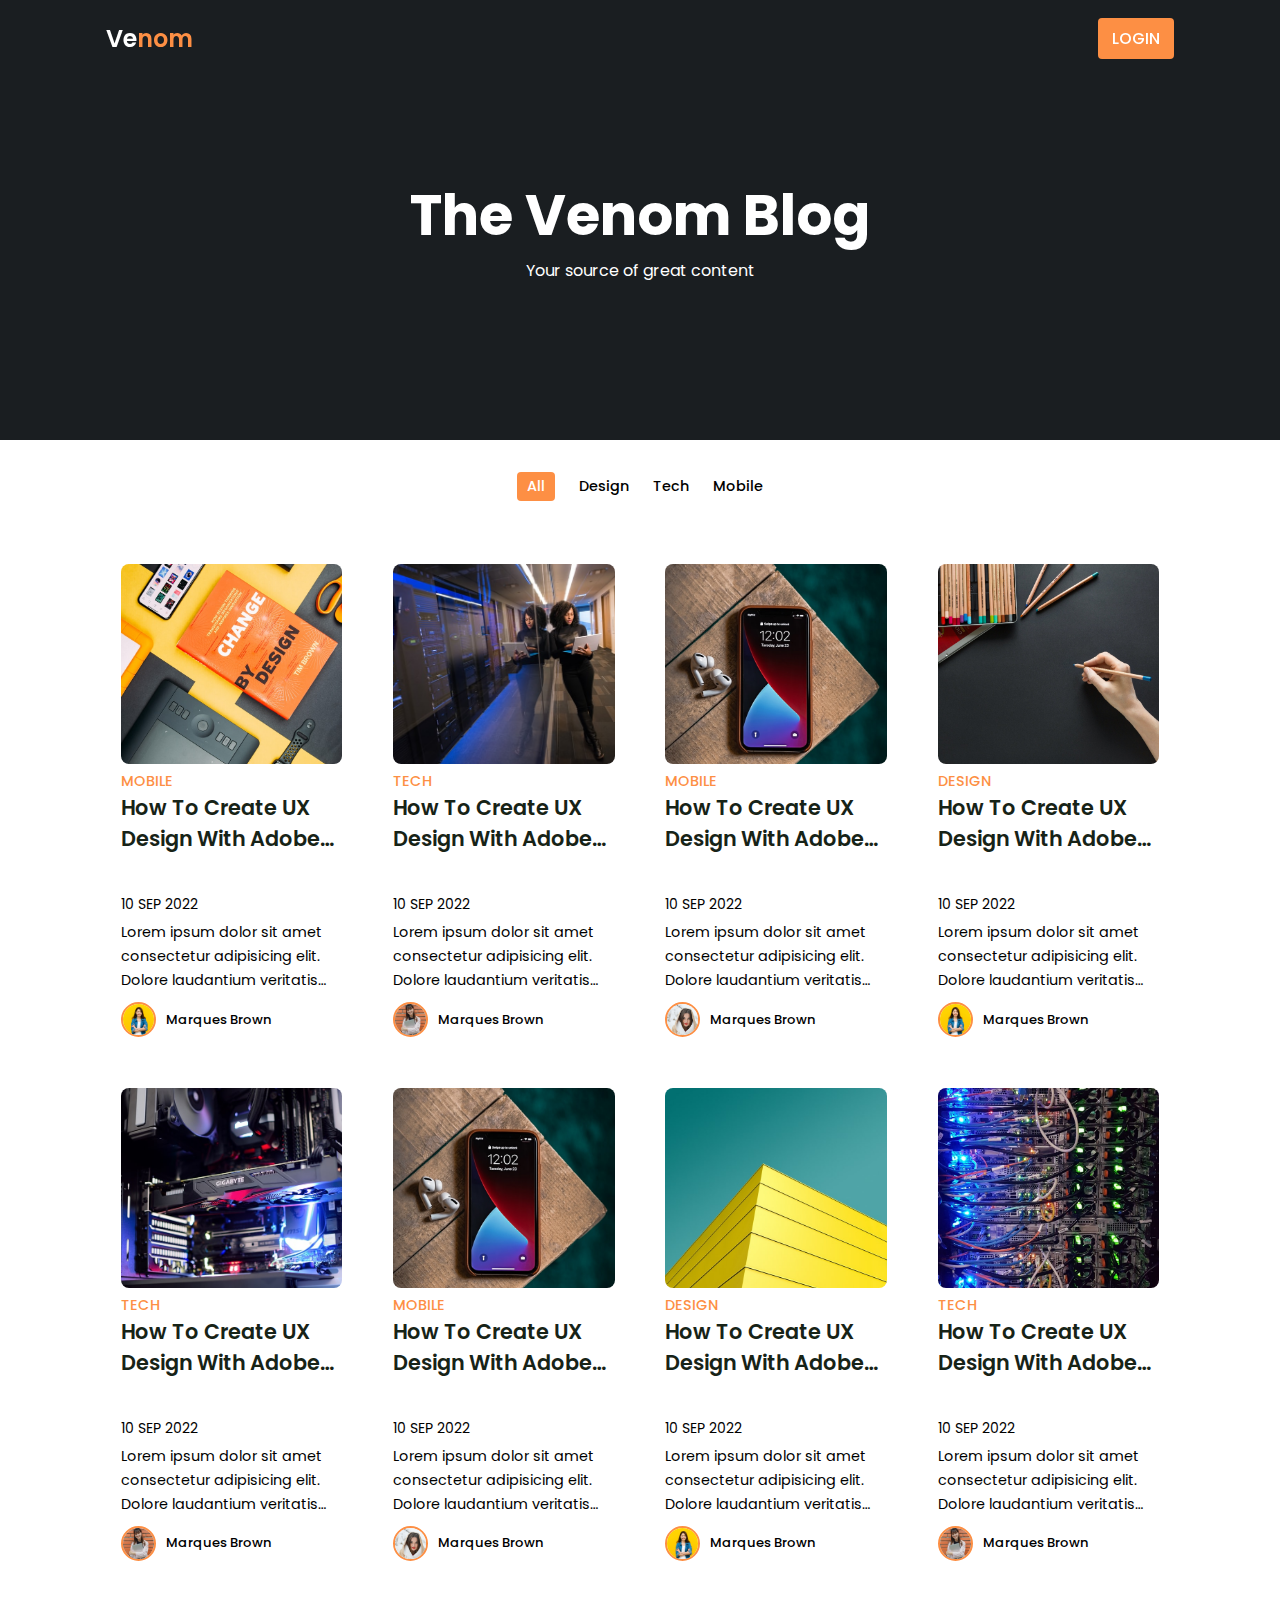
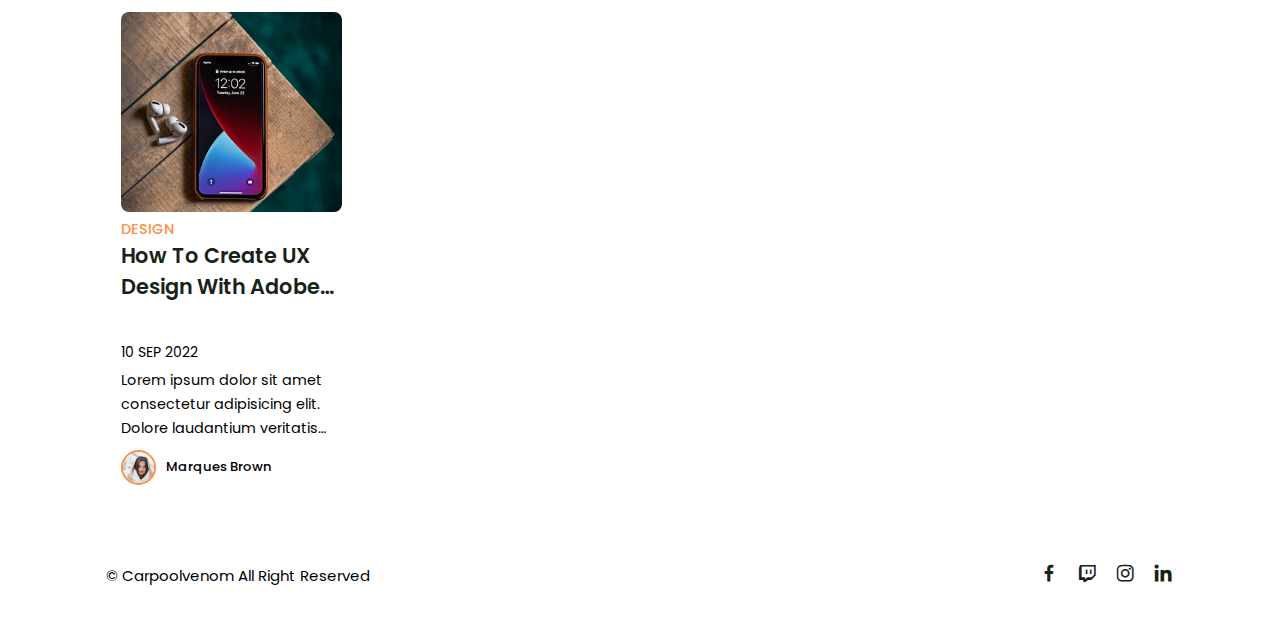
<file: venom-prject/index.html>
<!DOCTYPE html>
<html lang="en">
    <head>
        <meta charset="utf-8">
        <meta http-equiv="X-UA-Compatible" content="IE=edge">
        <title>Blog Website</title>
        <meta name="description" content="">
        <meta name="viewport" content="width=device-width, initial-scale=1">
        <!-- link to CSS -->
        <link rel="stylesheet" href="./css/style.css">
        <!-- BOX ICONS -->
        <link href='https://unpkg.com/boxicons@2.1.2/css/boxicons.min.css' rel='stylesheet'>
    </head>
    <body>
        <!-- Header -->
        <header>
            <!-- nav -->
            <div class="nav container">
                <!-- Logo -->
            <a href="#" class="logo">Ve<span>nom</span></a>
            <!-- login btn-->
            <a href="#" class="login">Login</a>
            </div>
        </header>
        <!-- Home -->
        <section class="home" id="home">
            <div class="home-text container">
                <h2 class="home-title">The Venom Blog</h2>
                <span class="home-subtitle">Your source of great content</span>
            </div>
        </section>
        <!-- post filter -->
        <div class="poste-filtrer container">
            <span class="filter-item active-filter" data-filter='all'>All</span>
            <span class="filter-item" data-filter='design'>Design</span>
            <span class="filter-item" data-filter='tech'>Tech</span>
            <span class="filter-item" data-filter='mobile'>Mobile</span>
        </div>
        <!-- Posts -->
        <section class="post container">
            <!-- Post Box 1 -->
            <div class="post-box mobile">
                <img src="img/post-1.jpg" alt="" class="post-img">
                <h2 class="category">Mobile</h2>
                <a href="post-page.html" class="post-title">
                    How To Create UX Design With Adobe XD
                </a>
                <span class="post-date">10 Sep 2022 </span>
                <p class="post-description">Lorem ipsum dolor sit amet consectetur adipisicing elit. Dolore laudantium veritatis ipsa! Reprehenderit id sapiente sit repellendus corrupti asperiores eaque porro facilis. Voluptates, nam quo?</p>
                <!-- profile -->
                <div class="profile">
                    <img src="img/profile-1.jpg" alt="" class="profile-img">
                    <span class="profile-name">Marques Brown</span>
                </div>
            </div>
            <!-- Post Box 2 -->
            <div class="post-box tech">
                <img src="img/post-2.jpg" alt="" class="post-img">
                <h2 class="category">Tech</h2>
                <a href="post-page.html" class="post-title">
                    How To Create UX Design With Adobe XD
                </a>
                <span class="post-date">10 Sep 2022 </span>
                <p class="post-description">Lorem ipsum dolor sit amet consectetur adipisicing elit. Dolore laudantium veritatis ipsa! Reprehenderit id sapiente sit repellendus corrupti asperiores eaque porro facilis. Voluptates, nam quo?</p>
                <!-- profile -->
                <div class="profile">
                    <img src="img/profile-2.jpg" alt="" class="profile-img">
                    <span class="profile-name">Marques Brown</span>
                </div>
            </div>
            <!-- Post Box 3 -->
            <div class="post-box mobile">
                <img src="img/post-3.jpg" alt="" class="post-img">
                <h2 class="category">Mobile</h2>
                <a href="post-page.html" class="post-title">
                    How To Create  UX Design With Adobe XD
                </a>
                <span class="post-date">10 Sep 2022 </span>
                <p class="post-description">Lorem ipsum dolor sit amet consectetur adipisicing elit. Dolore laudantium veritatis ipsa! Reprehenderit id sapiente sit repellendus corrupti asperiores eaque porro facilis. Voluptates, nam quo?</p>
                <!-- profile -->
                <div class="profile">
                    <img src="img/profile-3.jpg" alt="" class="profile-img">
                    <span class="profile-name">Marques Brown</span>
                </div>
            </div>
            <!-- Post Box 4 -->
            <div class="post-box design">
                <img src="img/post-4.jpg" alt="" class="post-img">
                <h2 class="category">Design</h2>
                <a href="post-page.html" class="post-title">
                    How To Create UX Design With Adobe XD
                </a>
                <span class="post-date">10 Sep 2022 </span>
                <p class="post-description">Lorem ipsum dolor sit amet consectetur adipisicing elit. Dolore laudantium veritatis ipsa! Reprehenderit id sapiente sit repellendus corrupti asperiores eaque porro facilis. Voluptates, nam quo?</p>
                <!-- profile -->
                <div class="profile">
                    <img src="img/profile-1.jpg" alt="" class="profile-img">
                    <span class="profile-name">Marques Brown</span>
                </div>
            </div>
            <!-- Post Box 5 -->
            <div class="post-box tech">
                <img src="img/post-5.jpg" alt="" class="post-img">
                <h2 class="category">Tech</h2>
                <a href="post-page.html" class="post-title">
                    How To Create UX Design With Adobe XD
                </a>
                <span class="post-date">10 Sep 2022 </span>
                <p class="post-description">Lorem ipsum dolor sit amet consectetur adipisicing elit. Dolore laudantium veritatis ipsa! Reprehenderit id sapiente sit repellendus corrupti asperiores eaque porro facilis. Voluptates, nam quo?</p>
                <!-- profile -->
                <div class="profile">
                    <img src="img/profile-2.jpg" alt="" class="profile-img">
                    <span class="profile-name">Marques Brown</span>
                </div>
            </div>
            <!-- Post Box 6 -->
            <div class="post-box mobile">
                <img src="img/post-3.jpg" alt="" class="post-img">
                <h2 class="category">Mobile</h2>
                <a href="post-page.html" class="post-title">
                    How To Create  UX Design With Adobe XD
                </a>
                <span class="post-date">10 Sep 2022 </span>
                <p class="post-description">Lorem ipsum dolor sit amet consectetur adipisicing elit. Dolore laudantium veritatis ipsa! Reprehenderit id sapiente sit repellendus corrupti asperiores eaque porro facilis. Voluptates, nam quo?</p>
                <!-- profile -->
                <div class="profile">
                    <img src="img/profile-3.jpg" alt="" class="profile-img">
                    <span class="profile-name">Marques Brown</span>
                </div>
            </div>
            <!-- Post Box 7 -->
            <div class="post-box design">
                <img src="img/post-7.jpg" alt="" class="post-img">
                <h2 class="category">Design</h2>
                <a href="post-page.html" class="post-title">
                    How To Create UX Design With Adobe XD
                </a>
                <span class="post-date">10 Sep 2022 </span>
                <p class="post-description">Lorem ipsum dolor sit amet consectetur adipisicing elit. Dolore laudantium veritatis ipsa! Reprehenderit id sapiente sit repellendus corrupti asperiores eaque porro facilis. Voluptates, nam quo?</p>
                <!-- profile -->
                <div class="profile">
                    <img src="img/profile-1.jpg" alt="" class="profile-img">
                    <span class="profile-name">Marques Brown</span>
                </div>
            </div>
            <!-- Post Box 8 -->
            <div class="post-box tech">
                <img src="img/post-8.jpg" alt="" class="post-img">
                <h2 class="category">Tech</h2>
                <a href="post-page.html" class="post-title">
                    How To Create UX Design With Adobe XD
                </a>
                <span class="post-date">10 Sep 2022 </span>
                <p class="post-description">Lorem ipsum dolor sit amet consectetur adipisicing elit. Dolore laudantium veritatis ipsa! Reprehenderit id sapiente sit repellendus corrupti asperiores eaque porro facilis. Voluptates, nam quo?</p>
                <!-- profile -->
                <div class="profile">
                    <img src="img/profile-2.jpg" alt="" class="profile-img">
                    <span class="profile-name">Marques Brown</span>
                </div>
            </div>
            <!-- Post Box 9 -->
            <div class="post-box design">
                <img src="img/post-3.jpg" alt="" class="post-img">
                <h2 class="category">Design</h2>
                <a href="post-page.html" class="post-title">
                    How To Create  UX Design With Adobe XD
                </a>
                <span class="post-date">10 Sep 2022 </span>
                <p class="post-description">Lorem ipsum dolor sit amet consectetur adipisicing elit. Dolore laudantium veritatis ipsa! Reprehenderit id sapiente sit repellendus corrupti asperiores eaque porro facilis. Voluptates, nam quo?</p>
                <!-- profile -->
                <div class="profile">
                    <img src="img/profile-3.jpg" alt="" class="profile-img">
                    <span class="profile-name">Marques Brown</span>
                </div>
            </div>
        </section>
        <!-- Footer -->
        <footer>
            <div class="footer container">
                <p>&#169; Carpoolvenom All Right Reserved</p>
                <div class="social">
                    <a href="#"><i class='bx bxl-facebook'></i></a>
                    <a href="#"><i class='bx bxl-twitch'></i></a>
                    <a href="#"><i class='bx bxl-instagram'></i></a>
                    <a href="#"><i class='bx bxl-linkedin'></i></a>
                </div>
            </div>
        </footer>



        <!-- JQuery Link -->
        <script src="https://code.jquery.com/jquery-3.6.1.js"
        integrity="sha256-3zlB5s2uwoUzrXK3BT7AX3FyvojsraNFxCc2vC/7pNI=" 
        crossorigin="anonymous"></script>
       <!-- LINK JS -->
        <script src="js/main.js" async defer></script>
    </body>
</html>
</file>
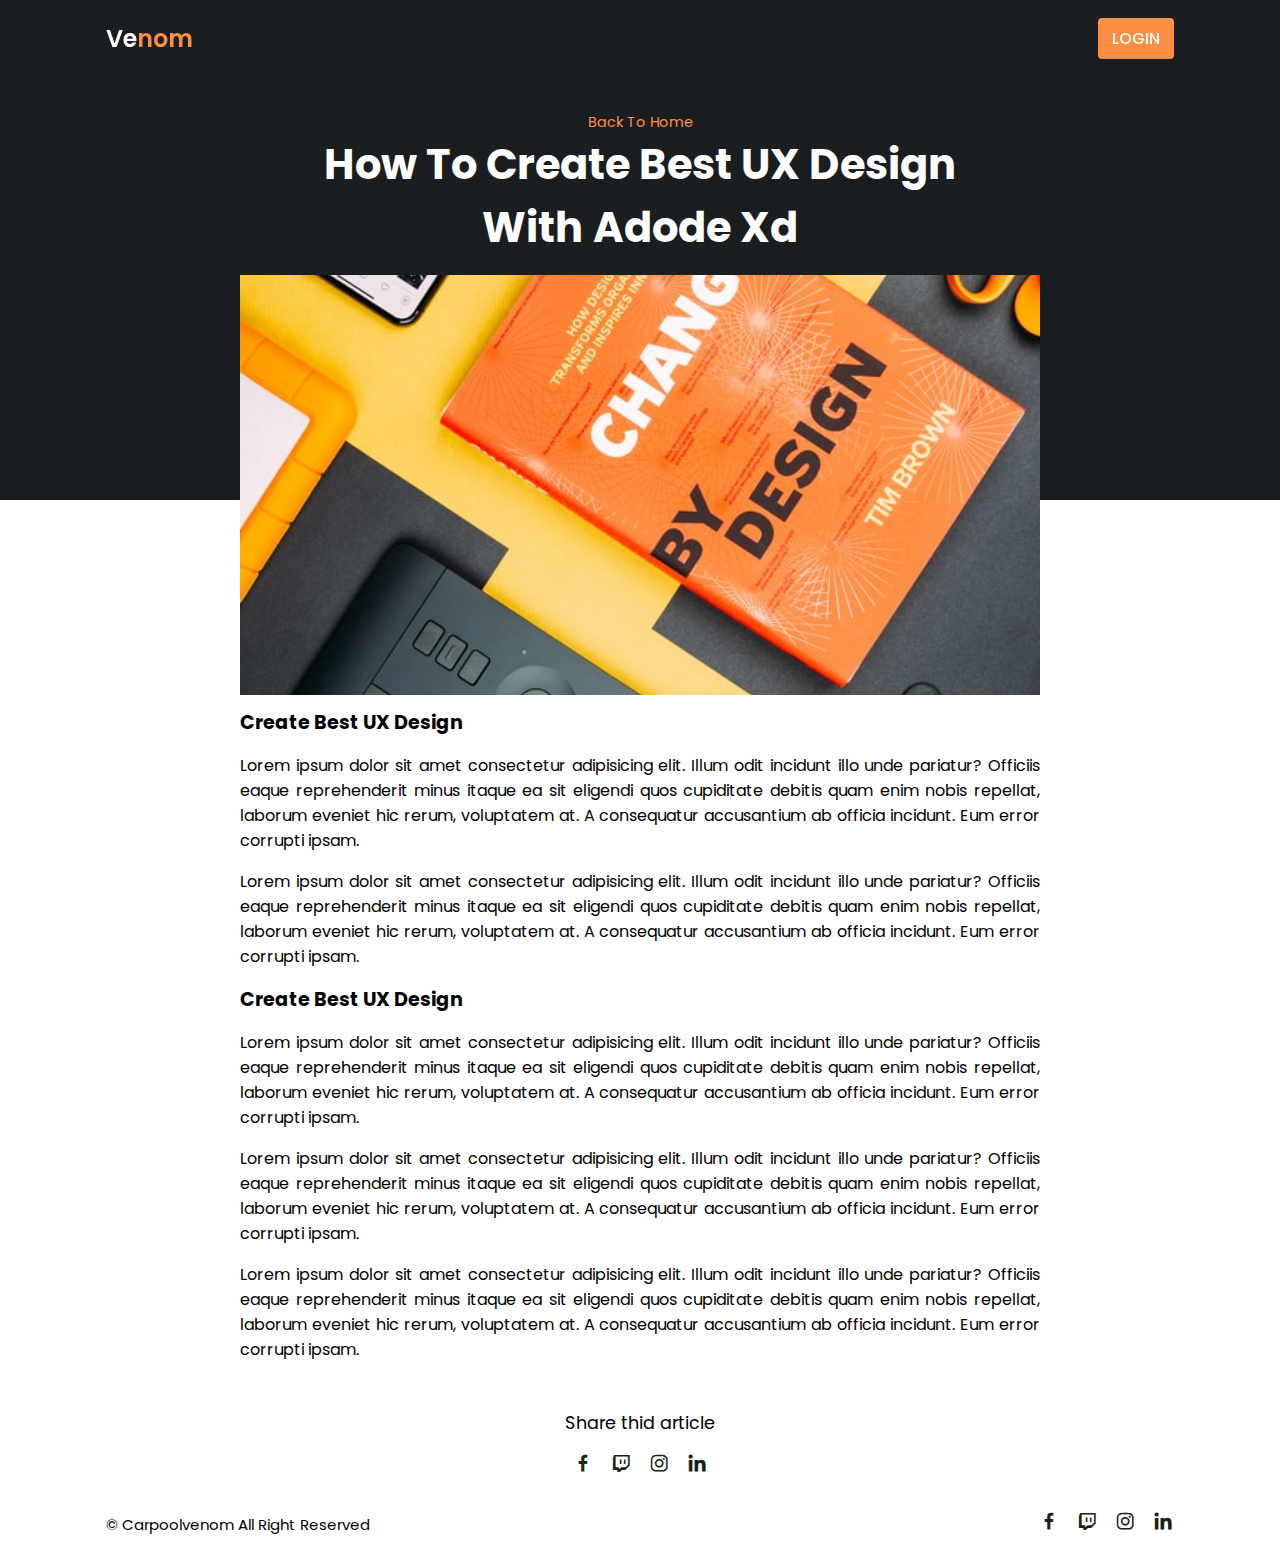
<file: venom-prject/post-page.html>
<!DOCTYPE html>
<html lang="en">
    <head>
        <meta charset="utf-8">
        <meta http-equiv="X-UA-Compatible" content="IE=edge">
        <title>Post Page</title>
        <meta name="description" content="">
        <meta name="viewport" content="width=device-width, initial-scale=1">
        <!-- link to CSS -->
        <link rel="stylesheet" href="./css/style.css">
        <!-- BOX ICONS -->
        <link href='https://unpkg.com/boxicons@2.1.2/css/boxicons.min.css' rel='stylesheet'>
    </head>
    <body>
        <!-- Header -->
        <header>
            <!-- nav -->
            <div class="nav container">
                <!-- Logo -->
            <a href="index.html" class="logo">Ve<span>nom</span></a>
            <!-- login btn-->
            <a href="#" class="login">Login</a>
            </div>
        </header>
        <!-- Post Content -->
        <section class="post-header">
            <div class="header-content post-container">
                <a href="index.html" class="back-home">Back To Home</a>
                <!-- Title -->
                <h1 class="header-title">How To Create Best UX Design With Adode Xd</h1>
                <!-- Post Image -->
                <img src="img/post-1.jpg" alt="" class="header-img">
            </div>
        </section>

        <!-- Posts -->
        <section class="post-content post-container">
            <h2 class="sub-heading">Create Best UX Design</h2>
            <p class="post-text">Lorem ipsum dolor sit amet consectetur adipisicing elit. Illum odit incidunt illo unde pariatur? Officiis eaque reprehenderit minus itaque ea sit eligendi quos cupiditate debitis quam enim nobis repellat, laborum eveniet hic rerum, voluptatem at. A consequatur accusantium ab officia incidunt. Eum error corrupti ipsam.</p>
            <p class="post-text">Lorem ipsum dolor sit amet consectetur adipisicing elit. Illum odit incidunt illo unde pariatur? Officiis eaque reprehenderit minus itaque ea sit eligendi quos cupiditate debitis quam enim nobis repellat, laborum eveniet hic rerum, voluptatem at. A consequatur accusantium ab officia incidunt. Eum error corrupti ipsam.</p>
            <h2 class="sub-heading">Create Best UX Design</h2>
            <p class="post-text">Lorem ipsum dolor sit amet consectetur adipisicing elit. Illum odit incidunt illo unde pariatur? Officiis eaque reprehenderit minus itaque ea sit eligendi quos cupiditate debitis quam enim nobis repellat, laborum eveniet hic rerum, voluptatem at. A consequatur accusantium ab officia incidunt. Eum error corrupti ipsam.</p>
            <p class="post-text">Lorem ipsum dolor sit amet consectetur adipisicing elit. Illum odit incidunt illo unde pariatur? Officiis eaque reprehenderit minus itaque ea sit eligendi quos cupiditate debitis quam enim nobis repellat, laborum eveniet hic rerum, voluptatem at. A consequatur accusantium ab officia incidunt. Eum error corrupti ipsam.</p>
            <p class="post-text">Lorem ipsum dolor sit amet consectetur adipisicing elit. Illum odit incidunt illo unde pariatur? Officiis eaque reprehenderit minus itaque ea sit eligendi quos cupiditate debitis quam enim nobis repellat, laborum eveniet hic rerum, voluptatem at. A consequatur accusantium ab officia incidunt. Eum error corrupti ipsam.</p>
            
        </section>
        <!-- Share -->
        <div class="share post-container">
            <span class="share-title">Share thid article</span>
            <div class="social">
                <a href="#"><i class='bx bxl-facebook'></i></a>
                <a href="#"><i class='bx bxl-twitch'></i></a>
                <a href="#"><i class='bx bxl-instagram'></i></a>
                <a href="#"><i class='bx bxl-linkedin'></i></a>
            </div>
        </div>
        <!-- Footer -->    
        <div class="footer container">
            <p>&#169; Carpoolvenom All Right Reserved</p>
            <div class="social">
                <a href="#"><i class='bx bxl-facebook'></i></a>
                <a href="#"><i class='bx bxl-twitch'></i></a>
                <a href="#"><i class='bx bxl-instagram'></i></a>
                <a href="#"><i class='bx bxl-linkedin'></i></a>
            </div>
        </div>



        <!-- JQuery Link -->
        <script src="https://code.jquery.com/jquery-3.6.1.js"
        integrity="sha256-3zlB5s2uwoUzrXK3BT7AX3FyvojsraNFxCc2vC/7pNI=" 
        crossorigin="anonymous"></script>
       <!-- LINK JS -->
        <script src="js/main.js" async defer></script>
    </body>
</html>
</file>
<file: venom-prject/css/style.css>
/* google fonts */
@import url('https://fonts.googleapis.com/css2?family=Poppins:wght@400;500;600;700&display=swap');
* {
    font-family: 'Poppins', sans-serif;
    margin: 0;
    padding: 0;
    scroll-behavior: smooth;
    scroll-padding-top: 2rem;
    box-sizing: border-box;
}

/* Variable */
:root {
    --container-color: #1a1e21;
    --second-color: #fd8f44;
    --text-color: #172317;
    --bg-color: #fff;
}
::selection{
    color: var(--bg-color);
    background: var(--second-color);
}


a{
    text-decoration: none;
}
li {
    list-style: none;
}
img {
    width: 100%;
}
section {
    padding: 3rem 0 2rem;
}
.container {
    max-width: 1068px;
    margin: auto;
    width: 100%;
}


/* Header */
header {
    position: fixed;
    top: 0;
    left: 0;
    width: 100%;
    z-index: 200;
}
header.shadow{ 
    background: var(--bg-color);
    box-shadow: 0.1px 4px hsl(0 4% 14% / 10%);
    transition: 0.4s;
}
header.shadow .logo {
    color: var(--text-color);

}
.nav {
    display: flex;
    align-items: center;
    justify-content: space-between;
    padding: 18px 0;
}
.logo {
    font-size: 1.5rem;
    font-weight: 600;
    color: var(--bg-color);
}
.logo span {
    color: var(--second-color);
}
.login {
    padding: 8px 14px;
    text-transform: uppercase;
    font-weight: 500;
    border-radius: 4px;
    background: var(--second-color);
    color:  var(--bg-color);
}
.login:hover{
    background: hsl(24, 98%, 58%);
    transition: 0.3s;
}
/* Home */
.home {
    width: 100%;
    min-height: 440px;
    background: var(--container-color);
    display: grid;
    justify-content: center;
    align-items: center;
}

.home-text{
    color: var(--bg-color);
    text-align: center;
}
.home-title{
    font-size: 3.5rem;
}
.home-subtitle{
    font-size: 1rem;
    font-weight: 400;
}
/* Poste Filter */
.poste-filtrer{
    display: flex;
    justify-content: center;
    align-items: center;
    column-gap: 1.5rem;
    margin-top: 2rem !important;
}
.filter-item{
    font-size: 0.9rem;
    font-weight: 500;
    cursor: pointer;
}
.active-filter{
    background: var(--second-color);
    color: var(--bg-color);
    padding: 4px 10px;
    border-radius: 4px;
}
/* Posts */
.post{
    display: grid;
    grid-template-columns: repeat(auto-fit,minmax(200px, auto));
    justify-content: center;
    gap: 1.3rem;
}
.post-box {
    background: var(--bg-color);
    box-shadow: 0 4px 14px hsl(355deg, 25%, 15% / 10%);
    padding: 15px;
    border-radius: 0.5rem;
}
.post-img{
    width: 100%;
    height: 200px;
    object-fit: cover;
    object-position: center;
    border-radius: 0.5rem;
}
.category {
    font-size: 0.9rem;
    font-weight: 500;
    text-transform: uppercase;
    color: var(--second-color);
}
.post-title{
    font-size: 1.3rem;
    font-weight: 600;
    color: var(--text-color);
    /* to Remain title In 2 lines*/
    display: -webkit-box;
    -webkit-line-clamp: 2;
    -webkit-box-orient: vertical;
    overflow: hidden;
}
.post-date {
    display: flex;
    font-size: 0.875rem;
    text-transform: uppercase;
    font-weight: 400;
    margin-top: 40px;
}
.post-description{
    font-size: 0.9rem;
    line-height: 1.5rem;
    margin: 5px 0 10px;
    /* to Remain title In 3 lines*/
    display: -webkit-box;
    -webkit-line-clamp: 3;
    -webkit-box-orient: vertical;
    overflow: hidden;
}
.profile {
    display: flex;
    align-items: center;
    gap: 10px;
}
.profile-img{
    width: 35px;
    height: 35px;
    border-radius: 50%;
    object-fit: cover;
    border: 2px solid var(--second-color);
}
.profile-name {
    font-size: 0.82rem;
    font-weight: 500;
}
.footer {
    display: flex;
    justify-content: space-between;
    align-items: center;
    padding: 30px 0;
}
.footer p {
    font-size: 0.938rem;
}
.social {
    display: flex;
    align-items: center;
    column-gap: 1rem;
}
.social .bx {
    font-size: 1.4rem;
    color: var(--text-color);
}
.social .bx:hover {
    color: var(--second-color);
    transition: 0.3s all linear;
}
/* Post content */
.post-header {
    width: 100%;
    height: 500px;
    background: var(--container-color);
}
.post-container {
    max-width: 800px;
    margin: auto;
    width: 100%;
}
.header-content {
    display: flex;
    flex-direction: column;
    align-items: center;
    margin-top: 4rem !important;
}
.back-home {
    color: var(--second-color);
    font-size: 0.9rem;
}
.header-title {
    width: 90%;
    font-size: 2.6rem;
    color: var(--bg-color);
    text-align: center;
    margin-bottom: 1rem;
}
.header-img {
    width: 100%;
    height: 420px;
    object-fit: cover;
    object-position: center;
}
.post-content {
    margin-top: 10rem !important;
}
.sub-heading {
    font-size: 1.2rem;
}

.post-text {
    font-size: 1rem;
    line-height: 1,7rem;
    margin: 1rem 0;
    text-align: justify;
}
/* share */
.share {
    display: flex;
    flex-direction: column;
    align-items: center;
    row-gap: 1rem;
}
.share-title {
    font-size: 1.1rem;
}
/* Responsive */
@media (max-width:1060px){
    .container {
        margin: 0 auto;
        width: 95%;
    }
    .home-text {
        width: 100%;
    }
}
@media (max-width:800px){
    .nav {
        padding: 14px 0;
    }
    .post-container {
        margin: 0 auto;
        width: 95%;
    }
}
</file>
